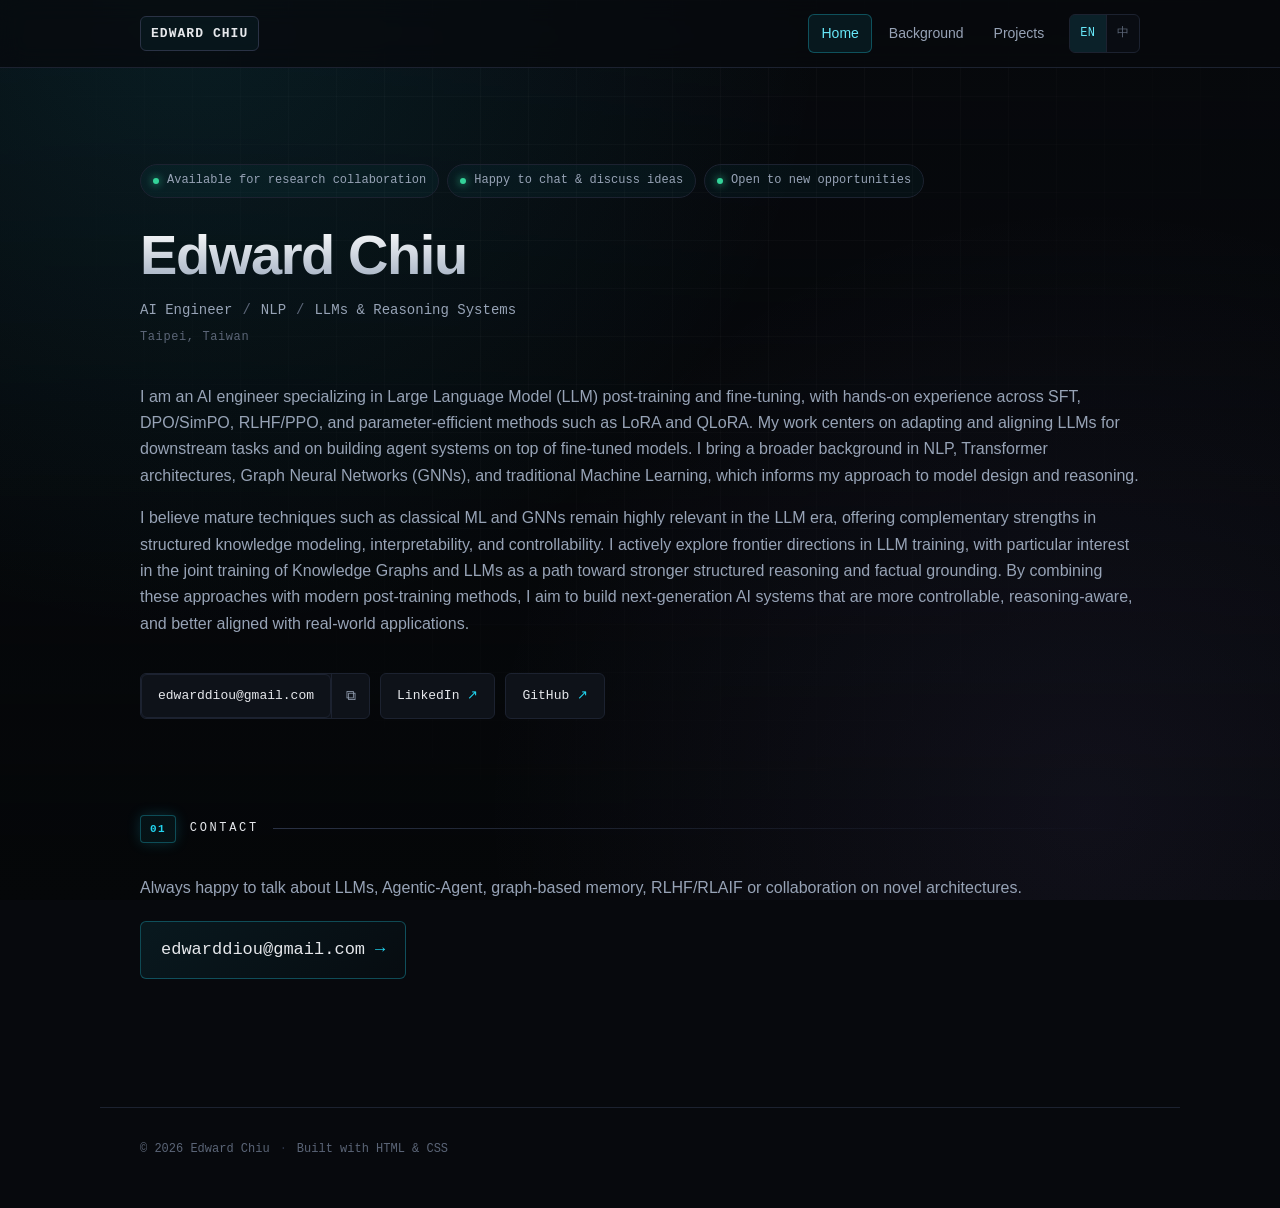
<file: index.html>
<!DOCTYPE html>
<html lang="en">
<head>
  <meta charset="UTF-8">
  <meta name="viewport" content="width=device-width, initial-scale=1.0">
  <title data-en="Edward Chiu — AI / NLP Engineer" data-zh="Edward Chiu — AI／NLP 工程師">Edward Chiu — AI / NLP Engineer</title>
  <meta name="description" content="Edward Chiu is an AI engineer in Taipei specializing in NLP, LLMs, GNNs, and reasoning-aware systems.">
  <meta name="author" content="Edward Chiu">
  <meta property="og:title" content="Edward Chiu — AI / NLP Engineer">
  <meta property="og:description" content="AI engineer in Taipei specializing in NLP, LLMs, GNNs, and reasoning-aware systems.">
  <meta property="og:type" content="website">
  <link rel="stylesheet" href="styles.css?v=5">
  <script src="lang.js?v=1"></script>
  <script data-goatcounter="https://edwarddiou.goatcounter.com/count"
          async src="//gc.zgo.at/count.js"></script>
</head>
<body>
  <div class="bg-grid" aria-hidden="true"></div>

  <header class="topnav">
    <div class="topnav-inner">
      <a class="topnav-brand" href="index.html">EDWARD CHIU</a>
      <nav class="topnav-links" aria-label="Primary">
        <a class="nav-item" href="index.html" aria-current="page">
          <span class="nav-en">Home</span>
          <span class="nav-zh">首頁</span>
        </a>
        <a class="nav-item" href="experience.html">
          <span class="nav-en">Background</span>
          <span class="nav-zh">經歷</span>
        </a>
        <a class="nav-item" href="projects.html">
          <span class="nav-en">Projects</span>
          <span class="nav-zh">專案</span>
        </a>
        <div class="lang-switch" role="group" aria-label="Language">
          <button type="button" class="lang-switch-btn" data-lang-set="en" aria-label="Switch to English">EN</button>
          <button type="button" class="lang-switch-btn" data-lang-set="zh" aria-label="切換為中文">中</button>
        </div>
      </nav>
    </div>
  </header>

  <main>
    <!-- ───── HERO ───── -->
    <section class="hero">
      <div class="status-list">
        <div class="status">
          <span class="dot"></span>
          <span class="l-en">Available for research collaboration</span>
          <span class="l-zh">開放研究合作</span>
        </div>
        <div class="status">
          <span class="dot"></span>
          <span class="l-en">Happy to chat &amp; discuss ideas</span>
          <span class="l-zh">歡迎交流與討論想法</span>
        </div>
        <div class="status">
          <span class="dot"></span>
          <span class="l-en">Open to new opportunities</span>
          <span class="l-zh">尋求新機會中</span>
        </div>
      </div>

      <h1>Edward Chiu</h1>
      <p class="tagline">
        <span class="l-en">AI Engineer</span>
        <span class="l-zh">AI 工程師</span>
        <span class="sep">/</span>
        <span>NLP</span>
        <span class="sep">/</span>
        <span class="l-en">LLMs &amp; Reasoning Systems</span>
        <span class="l-zh">LLM 與推理系統</span>
      </p>
      <p class="location">
        <span class="l-en">Taipei, Taiwan</span>
        <span class="l-zh">台灣 · 台北</span>
      </p>

      <div class="bio">
        <p class="l-en">
          I am an AI engineer specializing in Large Language Model (LLM) post-training and fine-tuning, with hands-on
          experience across SFT, DPO/SimPO, RLHF/PPO, and parameter-efficient methods such as LoRA and QLoRA.
          My work centers on adapting and aligning LLMs for downstream tasks and on building agent systems on top
          of fine-tuned models. I bring a broader background in NLP, Transformer architectures, Graph Neural Networks
          (GNNs), and traditional Machine Learning, which informs my approach to model design and reasoning.
        </p>
        <p class="l-en">
          I believe mature techniques such as classical ML and GNNs remain highly relevant in the LLM era, offering
          complementary strengths in structured knowledge modeling, interpretability, and controllability. I actively explore
          frontier directions in LLM training, with particular interest in the joint training of Knowledge Graphs and LLMs as
          a path toward stronger structured reasoning and factual grounding. By combining these approaches with modern
          post-training methods, I aim to build next-generation AI systems that are more controllable, reasoning-aware, and
          better aligned with real-world applications.
        </p>

        <p class="l-zh">
          我是一名 AI 工程師，專注在大型語言模型（LLM）的 post-training 與微調，
          實務經驗涵蓋 SFT、DPO/SimPO、RLHF/PPO，以及 LoRA、QLoRA 這類 parameter-efficient 方法。
          工作重心放在把 LLM 對應到下游任務做適配與對齊，並在微調後的模型上構建 agent 系統。
          NLP、Transformer 架構、Graph Neural Networks（GNNs）、以及傳統機器學習也是我的底子，
          這些背景決定了我看待模型設計與推理問題的方式。
        </p>
        <p class="l-zh">
          我認為傳統 ML 與 GNN 這類成熟技術在 LLM 時代仍然非常相關 ——
          它們在結構化知識建模、可解釋性與可控性上提供 LLM 缺乏的互補能力。
          我在 LLM 訓練的前沿方向上持續探索，特別關注<strong>知識圖譜與 LLM 聯合訓練</strong>
          這條路徑，把它當成往更強的結構化推理與事實對齊邁進的方向。
          目標是把這些方法跟現代 post-training 結合，
          做出更可控、更具推理意識、更貼近真實應用的下一代 AI 系統。
        </p>
      </div>

      <nav class="links" aria-label="Contact links">
        <div class="email-pill">
          <a class="email-addr" href="mailto:edwarddiou@gmail.com">edwarddiou@gmail.com</a>
          <button class="email-copy" type="button" data-copy="edwarddiou@gmail.com" aria-label="Copy email address">
            <span class="copy-icon" aria-hidden="true">⧉</span>
            <span class="copy-done" aria-hidden="true">✓</span>
          </button>
        </div>
        <a href="https://linkedin.com/in/edward-chiu-a3315b177" target="_blank" rel="noopener">
          <span class="link-label">LinkedIn</span>
          <span class="link-arrow">↗</span>
        </a>
        <a href="https://github.com/edwarddiou" target="_blank" rel="noopener">
          <span class="link-label">GitHub</span>
          <span class="link-arrow">↗</span>
        </a>
      </nav>
    </section>

    <!-- ───── CONTACT ───── -->
    <section id="contact" class="contact">
      <h2>
        <span class="h2-marker"></span>
        <span class="l-en">Contact</span>
        <span class="l-zh">聯絡</span>
      </h2>
      <p class="contact-line l-en">
        Always happy to talk about <span class="nobr">LLMs</span>, <span class="nobr">Agentic-Agent</span>, <span class="nobr">graph-based memory</span>, <span class="nobr">RLHF/RLAIF</span> or collaboration on novel architectures.
      </p>
      <p class="contact-line l-zh">
        歡迎聊聊 <span class="nobr">LLMs</span>、<span class="nobr">Agentic-Agent</span>、<span class="nobr">graph-based memory</span>、<span class="nobr">RLHF/RLAIF</span>，或在新型架構上的合作。
      </p>
      <a class="contact-cta" href="mailto:edwarddiou@gmail.com">
        edwarddiou@gmail.com<span class="link-arrow">→</span>
      </a>
    </section>
  </main>

  <footer>
    <span>© 2026 Edward Chiu</span>
    <span class="footer-sep">·</span>
    <span class="l-en">Built with HTML &amp; CSS</span>
    <span class="l-zh">純 HTML &amp; CSS 打造</span>
  </footer>

  <script>
    document.querySelectorAll('.email-copy').forEach(btn => {
      btn.addEventListener('click', async () => {
        const text = btn.dataset.copy;
        try {
          await navigator.clipboard.writeText(text);
        } catch {
          const r = document.createRange();
          const tmp = document.createElement('span');
          tmp.textContent = text;
          document.body.appendChild(tmp);
          r.selectNodeContents(tmp);
          const sel = window.getSelection();
          sel.removeAllRanges();
          sel.addRange(r);
          document.execCommand('copy');
          sel.removeAllRanges();
          document.body.removeChild(tmp);
        }
        btn.classList.add('copied');
        setTimeout(() => btn.classList.remove('copied'), 1500);
      });
    });
  </script>
</body>
</html>
</file>
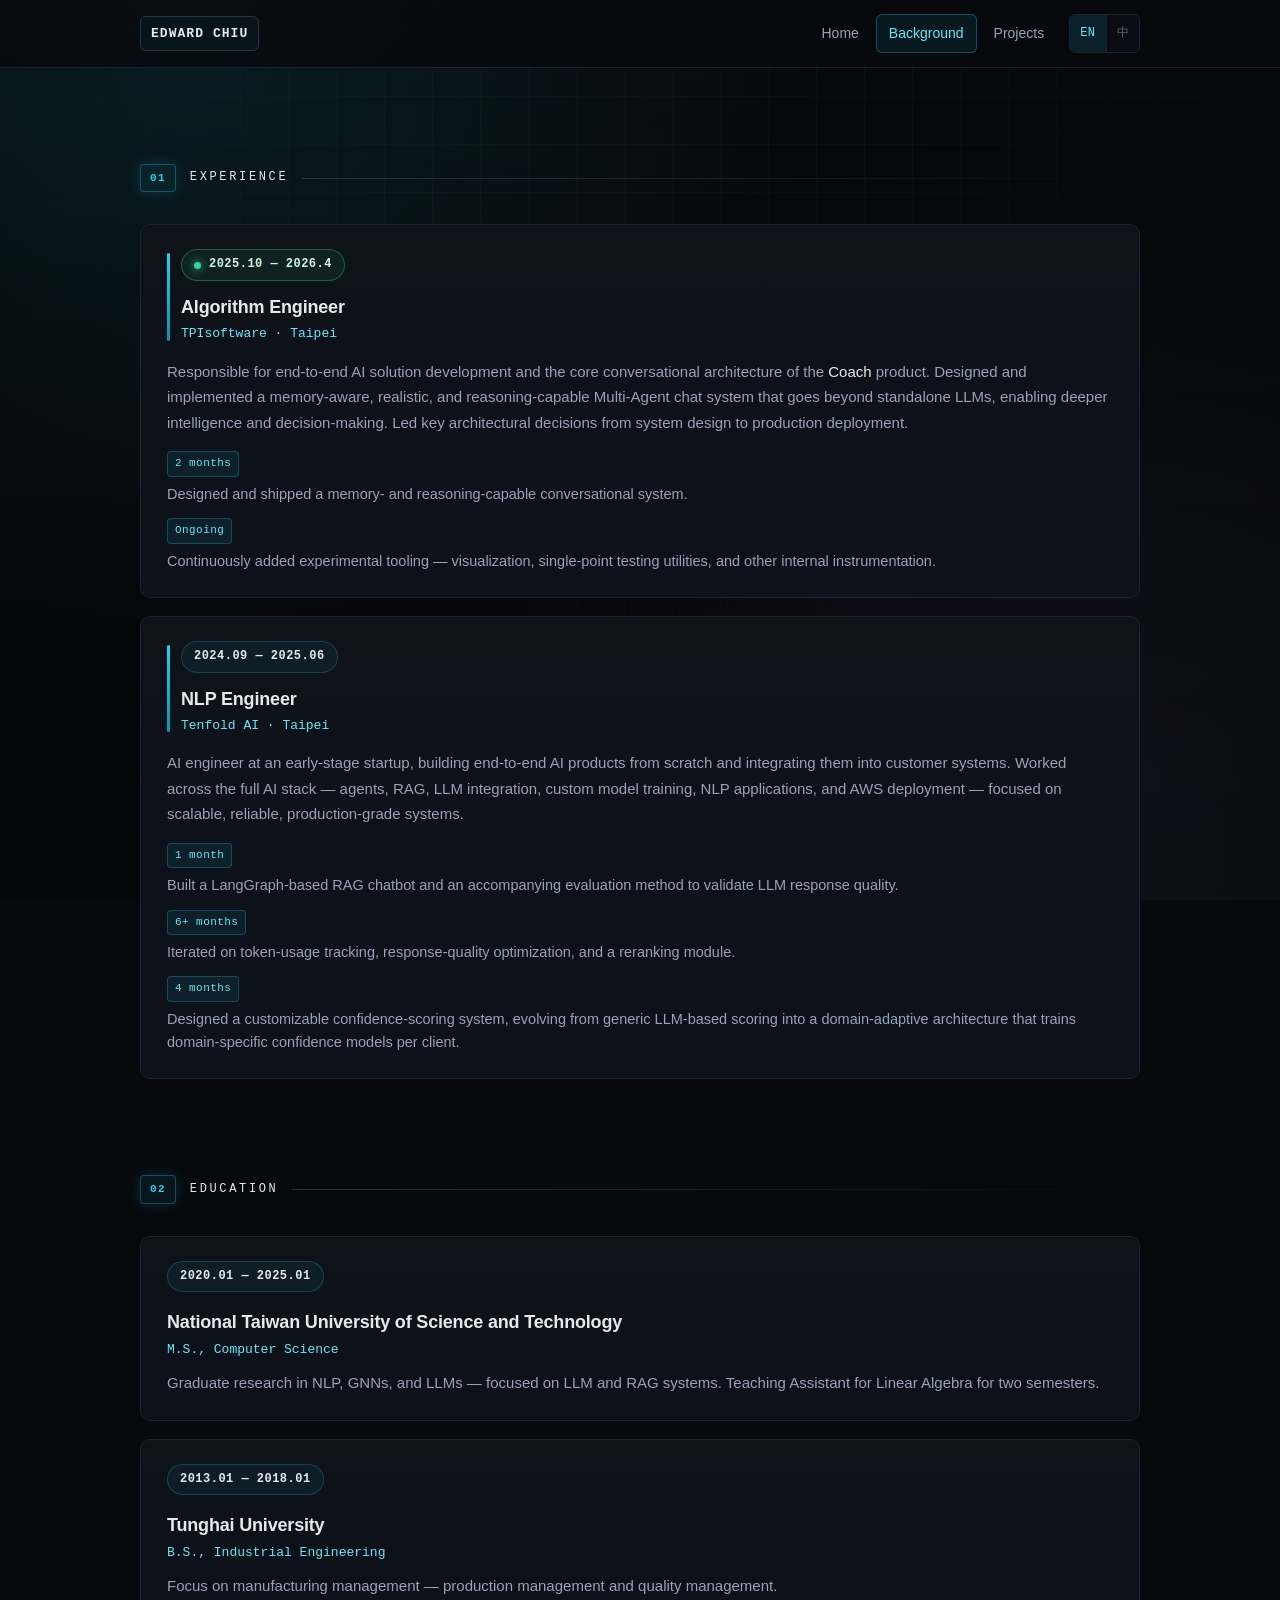
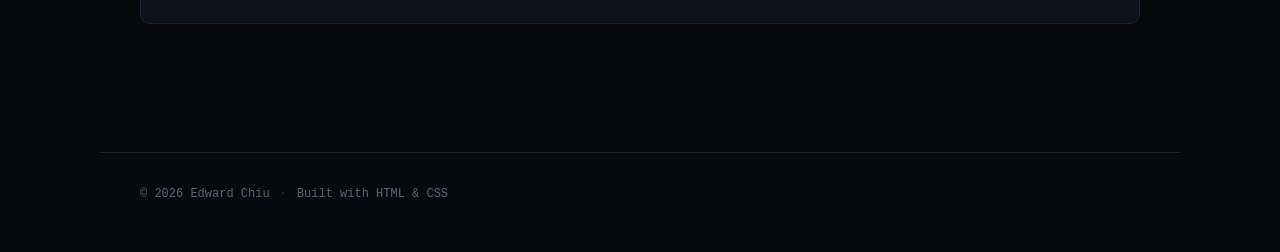
<file: experience.html>
<!DOCTYPE html>
<html lang="en">
<head>
  <meta charset="UTF-8">
  <meta name="viewport" content="width=device-width, initial-scale=1.0">
  <title data-en="Background — Edward Chiu" data-zh="經歷 — Edward Chiu">Background — Edward Chiu</title>
  <meta name="description" content="Edward Chiu's professional and academic background — Algorithm Engineer at TPIsoftware, NLP Engineer at Tenfold AI, M.S. from NTUST.">
  <meta name="author" content="Edward Chiu">
  <link rel="stylesheet" href="styles.css?v=5">
  <script src="lang.js?v=1"></script>
  <script data-goatcounter="https://edwarddiou.goatcounter.com/count"
          async src="//gc.zgo.at/count.js"></script>
</head>
<body>
  <div class="bg-grid" aria-hidden="true"></div>

  <header class="topnav">
    <div class="topnav-inner">
      <a class="topnav-brand" href="index.html">EDWARD CHIU</a>
      <nav class="topnav-links" aria-label="Primary">
        <a class="nav-item" href="index.html">
          <span class="nav-en">Home</span>
          <span class="nav-zh">首頁</span>
        </a>
        <a class="nav-item" href="experience.html" aria-current="page">
          <span class="nav-en">Background</span>
          <span class="nav-zh">經歷</span>
        </a>
        <a class="nav-item" href="projects.html">
          <span class="nav-en">Projects</span>
          <span class="nav-zh">專案</span>
        </a>
        <div class="lang-switch" role="group" aria-label="Language">
          <button type="button" class="lang-switch-btn" data-lang-set="en" aria-label="Switch to English">EN</button>
          <button type="button" class="lang-switch-btn" data-lang-set="zh" aria-label="切換為中文">中</button>
        </div>
      </nav>
    </div>
  </header>

  <main>
    <section id="experience">
      <h2>
        <span class="h2-marker"></span>
        <span class="l-en">Experience</span>
        <span class="l-zh">工作經歷</span>
      </h2>

      <article class="card">
        <header class="card-head">
          <div class="card-meta is-ongoing">2025.10 — 2026.4</div>
          <h3 class="l-en">Algorithm Engineer</h3>
          <h3 class="l-zh">演算法工程師</h3>
          <div class="card-company l-en">TPIsoftware · Taipei</div>
          <div class="card-company l-zh">TPIsoftware · 台北</div>
        </header>
        <p class="l-en">
          Responsible for end-to-end AI solution development and the core conversational
          architecture of the <em>Coach</em> product. Designed and implemented a
          memory-aware, realistic, and reasoning-capable Multi-Agent chat system that goes
          beyond standalone LLMs, enabling deeper intelligence and decision-making. Led
          key architectural decisions from system design to production deployment.
        </p>
        <p class="l-zh">
          負責端到端的 AI 解決方案開發，以及 <em>Coach</em> 產品的核心對話架構。
          設計並實作一個具備記憶能力、擬真度高、能進行推理的 Multi-Agent 對話系統 ——
          跳脫單一 LLM 的能力上限，往更深層的智能與決策推進。
          從系統設計到正式部署，主導關鍵的架構決策。
        </p>
        <ul class="bullets">
          <li>
            <span class="bullet-tag l-en">2 months</span>
            <span class="bullet-tag l-zh">兩個月</span>
            <span class="l-en">Designed and shipped a memory- and reasoning-capable conversational system.</span>
            <span class="l-zh">設計並上線具備記憶與推理能力的對話系統。</span>
          </li>
          <li>
            <span class="bullet-tag l-en">Ongoing</span>
            <span class="bullet-tag l-zh">持續進行</span>
            <span class="l-en">Continuously added experimental tooling — visualization, single-point testing
            utilities, and other internal instrumentation.</span>
            <span class="l-zh">持續補上實驗用工具 —— 視覺化、單點測試工具、以及其他內部 instrumentation。</span>
          </li>
        </ul>
      </article>

      <article class="card">
        <header class="card-head">
          <div class="card-meta">2024.09 — 2025.06</div>
          <h3 class="l-en">NLP Engineer</h3>
          <h3 class="l-zh">NLP 工程師</h3>
          <div class="card-company l-en">Tenfold AI · Taipei</div>
          <div class="card-company l-zh">Tenfold AI · 台北</div>
        </header>
        <p class="l-en">
          AI engineer at an early-stage startup, building end-to-end AI products from
          scratch and integrating them into customer systems. Worked across the full AI
          stack — agents, RAG, LLM integration, custom model training, NLP applications,
          and AWS deployment — focused on scalable, reliable, production-grade systems.
        </p>
        <p class="l-zh">
          早期新創的 AI 工程師，從零打造端到端 AI 產品並整合進客戶系統。
          工作橫跨整個 AI 技術棧 —— Agent、RAG、LLM 整合、自訂模型訓練、NLP 應用、AWS 部署 ——
          目標是可擴展、可靠、能正式上線的系統。
        </p>
        <ul class="bullets">
          <li>
            <span class="bullet-tag l-en">1 month</span>
            <span class="bullet-tag l-zh">一個月</span>
            <span class="l-en">Built a LangGraph-based RAG chatbot and an accompanying evaluation method to
            validate LLM response quality.</span>
            <span class="l-zh">用 LangGraph 打造 RAG chatbot，並設計配套的評估方法驗證 LLM 回答品質。</span>
          </li>
          <li>
            <span class="bullet-tag l-en">6+ months</span>
            <span class="bullet-tag l-zh">六個月以上</span>
            <span class="l-en">Iterated on token-usage tracking, response-quality optimization, and a
            reranking module.</span>
            <span class="l-zh">持續迭代 token 用量追蹤、回答品質優化，以及 reranking 模組。</span>
          </li>
          <li>
            <span class="bullet-tag l-en">4 months</span>
            <span class="bullet-tag l-zh">四個月</span>
            <span class="l-en">Designed a customizable confidence-scoring system, evolving from generic
            LLM-based scoring into a domain-adaptive architecture that trains
            domain-specific confidence models per client.</span>
            <span class="l-zh">設計可客製化的信心程度評分系統，從通用 LLM 評分演進到能依客戶領域訓練專屬信心模型的架構。</span>
          </li>
        </ul>
      </article>
    </section>

    <section id="education">
      <h2>
        <span class="h2-marker"></span>
        <span class="l-en">Education</span>
        <span class="l-zh">學歷</span>
      </h2>

      <article class="card edu">
        <div class="card-meta">2020.01 — 2025.01</div>
        <h3 class="l-en">National Taiwan University of Science and Technology</h3>
        <h3 class="l-zh">國立台灣科技大學</h3>
        <div class="card-company l-en">M.S., Computer Science</div>
        <div class="card-company l-zh">碩士 · 資訊工程</div>
        <p class="l-en">
          Graduate research in NLP, GNNs, and LLMs — focused on LLM and RAG systems.
          Teaching Assistant for Linear Algebra for two semesters.
        </p>
        <p class="l-zh">
          研究領域為 NLP、GNN 與 LLM —— 主要做 LLM 與 RAG 系統相關研究。
          擔任線性代數課程助教兩學期。
        </p>
      </article>

      <article class="card edu">
        <div class="card-meta">2013.01 — 2018.01</div>
        <h3 class="l-en">Tunghai University</h3>
        <h3 class="l-zh">東海大學</h3>
        <div class="card-company l-en">B.S., Industrial Engineering</div>
        <div class="card-company l-zh">學士 · 工業工程與經營資訊</div>
        <p class="l-en">
          Focus on manufacturing management — production management and quality
          management.
        </p>
        <p class="l-zh">
          專業領域為製造管理 —— 生產管理與品質管理。
        </p>
      </article>
    </section>
  </main>

  <footer>
    <span>© 2026 Edward Chiu</span>
    <span class="footer-sep">·</span>
    <span class="l-en">Built with HTML &amp; CSS</span>
    <span class="l-zh">純 HTML &amp; CSS 打造</span>
  </footer>
</body>
</html>
</file>
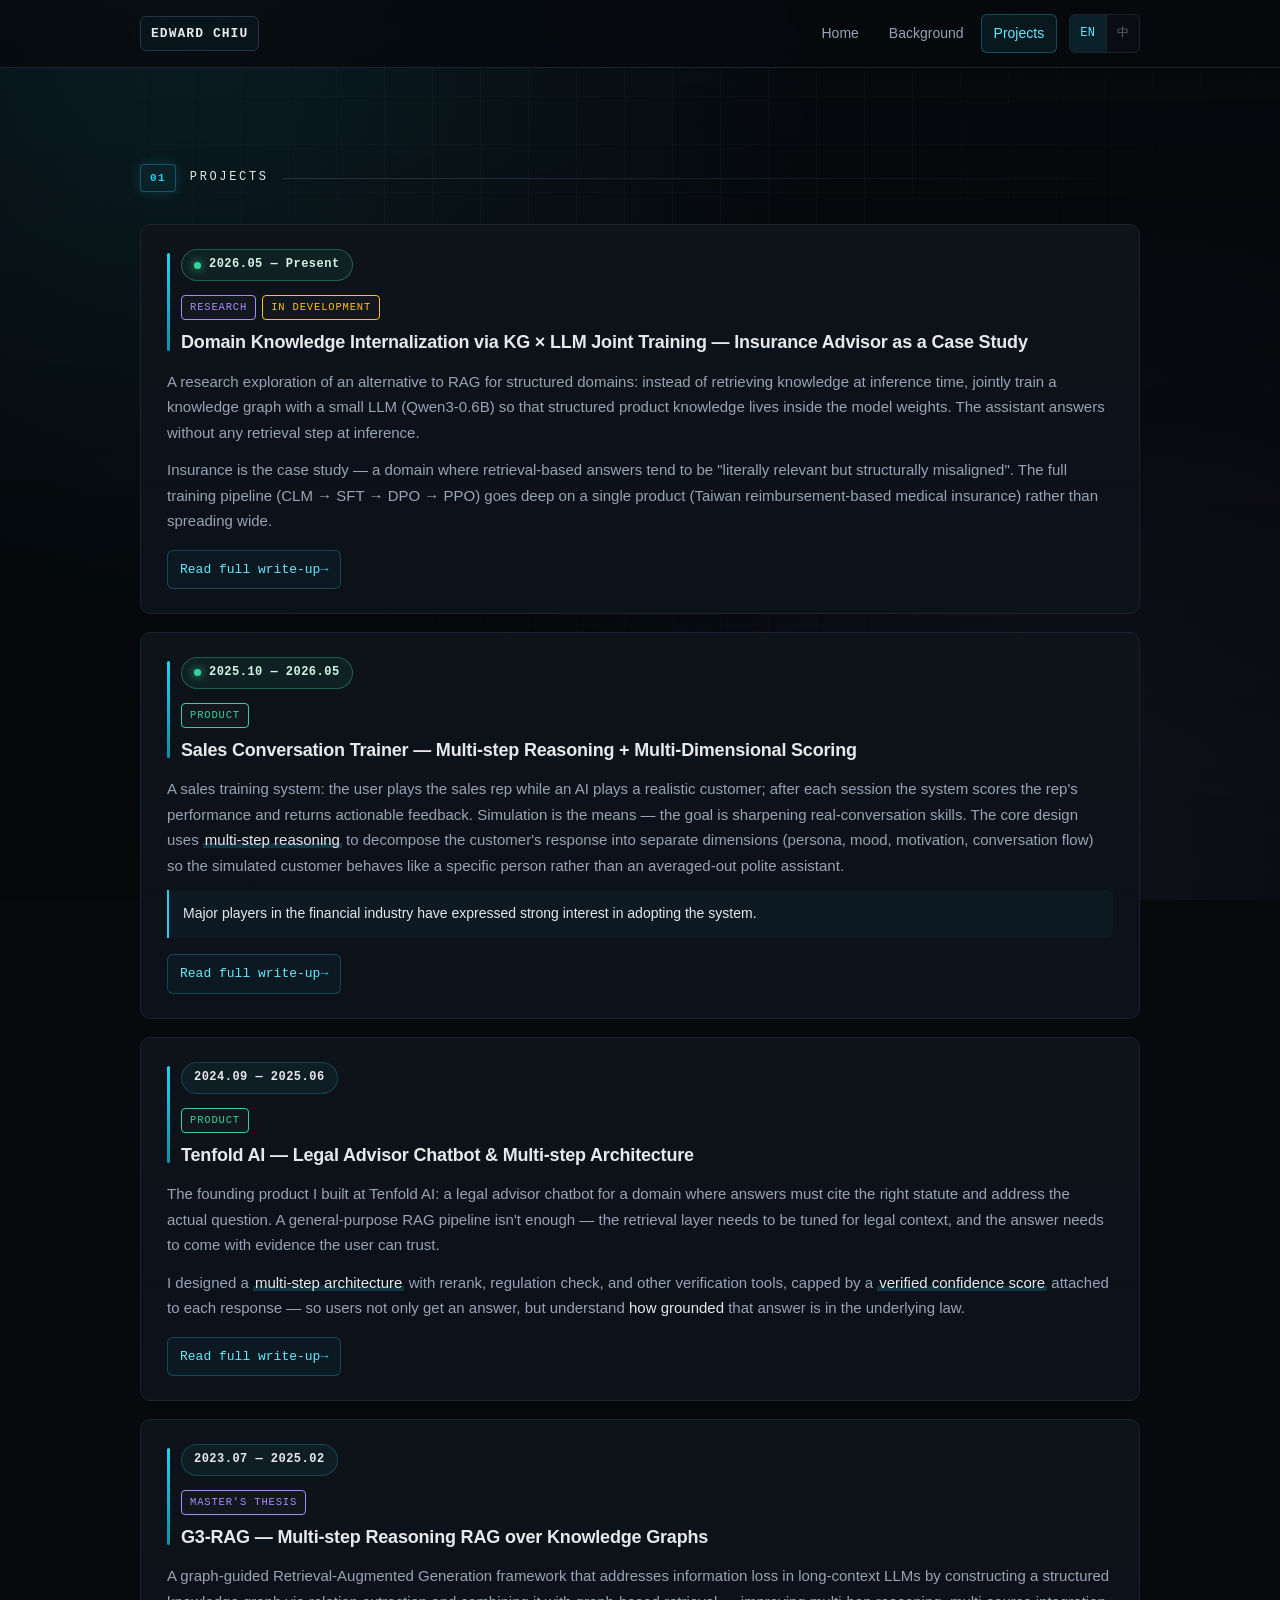
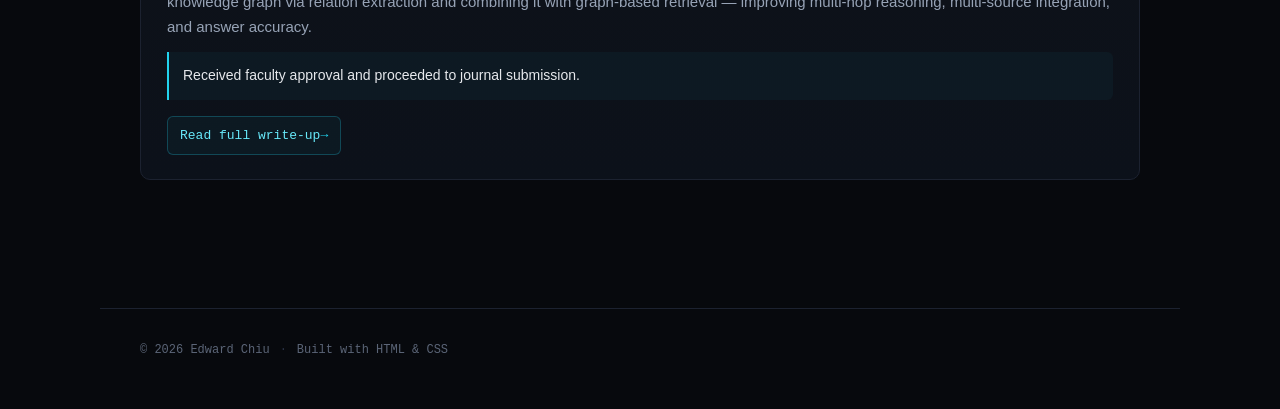
<file: projects.html>
<!DOCTYPE html>
<html lang="en">
<head>
  <meta charset="UTF-8">
  <meta name="viewport" content="width=device-width, initial-scale=1.0">
  <title data-en="Projects — Edward Chiu" data-zh="專案 — Edward Chiu">Projects — Edward Chiu</title>
  <meta name="description" content="Edward Chiu's projects — LLM training, knowledge graph integration, multi-agent systems, and RAG research.">
  <meta name="author" content="Edward Chiu">
  <link rel="stylesheet" href="styles.css?v=5">
  <script src="lang.js?v=1"></script>
  <script data-goatcounter="https://edwarddiou.goatcounter.com/count"
          async src="//gc.zgo.at/count.js"></script>
</head>
<body>
  <div class="bg-grid" aria-hidden="true"></div>

  <header class="topnav">
    <div class="topnav-inner">
      <a class="topnav-brand" href="index.html">EDWARD CHIU</a>
      <nav class="topnav-links" aria-label="Primary">
        <a class="nav-item" href="index.html">
          <span class="nav-en">Home</span>
          <span class="nav-zh">首頁</span>
        </a>
        <a class="nav-item" href="experience.html">
          <span class="nav-en">Background</span>
          <span class="nav-zh">經歷</span>
        </a>
        <a class="nav-item" href="projects.html" aria-current="page">
          <span class="nav-en">Projects</span>
          <span class="nav-zh">專案</span>
        </a>
        <div class="lang-switch" role="group" aria-label="Language">
          <button type="button" class="lang-switch-btn" data-lang-set="en" aria-label="Switch to English">EN</button>
          <button type="button" class="lang-switch-btn" data-lang-set="zh" aria-label="切換為中文">中</button>
        </div>
      </nav>
    </div>
  </header>

  <main>
    <section id="projects">
      <h2>
        <span class="h2-marker"></span>
        <span class="l-en">Projects</span>
        <span class="l-zh">專案</span>
      </h2>

      <article class="card project">
        <header class="card-head">
          <div class="card-meta is-ongoing">
            <span class="l-en">2026.05 — Present</span>
            <span class="l-zh">2026.05 — 進行中</span>
          </div>
          <div class="tags">
            <span class="tag tag-research l-en">Research</span>
            <span class="tag tag-research l-zh">研究</span>
            <span class="tag tag-dev l-en">In Development</span>
            <span class="tag tag-dev l-zh">開發中</span>
          </div>
          <h3 class="l-en">Domain Knowledge Internalization via KG × LLM Joint Training — Insurance Advisor as a Case Study</h3>
          <h3 class="l-zh">領域知識內化 —— KG × LLM 聯合訓練 · 以保險顧問為案例</h3>
        </header>
        <p class="l-en">
          A research exploration of an alternative to RAG for structured domains: instead
          of retrieving knowledge at inference time, jointly train a knowledge graph with
          a small LLM (Qwen3-0.6B) so that structured product knowledge lives inside the
          model weights. The assistant answers without any retrieval step at inference.
        </p>
        <p class="l-en">
          Insurance is the case study — a domain where retrieval-based answers tend to
          be "literally relevant but structurally misaligned". The full training pipeline
          (CLM → SFT → DPO → PPO) goes deep on a single product
          (Taiwan reimbursement-based medical insurance) rather than spreading wide.
        </p>
        <p class="l-zh">
          一個針對強結構領域的 RAG 替代方案研究：不在 inference 時做檢索，
          而是把知識圖譜跟小型 LLM（Qwen3-0.6B）聯合訓練，
          讓結構化的商品知識直接住在模型權重裡 ——
          推論時不再有 retrieval 環節。
        </p>
        <p class="l-zh">
          以保險為案例 —— 這是一個 retrieval-based 答案常常「字面相關但結構錯位」的領域。
          完整訓練線（CLM → SFT → DPO → PPO）針對單一商品（台灣實支實付醫療險）做深度，
          而不是橫向覆蓋。
        </p>
        <a class="read-more" href="projects/insurance-advisor/index.html">
          <span class="l-en">Read full write-up<span class="link-arrow">→</span></span>
          <span class="l-zh">閱讀完整介紹<span class="link-arrow">→</span></span>
        </a>
      </article>

      <article class="card project">
        <header class="card-head">
          <div class="card-meta is-ongoing">
            <span class="l-en">2025.10 — 2026.05</span>
            <span class="l-zh">2025.10 — 2026.05</span>
          </div>
          <div class="tags">
            <span class="tag tag-product l-en">Product</span>
            <span class="tag tag-product l-zh">產品</span>
          </div>
          <h3 class="l-en">Sales Conversation Trainer — Multi-step Reasoning + Multi-Dimensional Scoring</h3>
          <h3 class="l-zh">業務AI陪練系統 —— 多步推理 + 多維度評分</h3>
        </header>
        <p class="l-en">
          A sales training system: the user plays the sales rep while an AI plays a
          realistic customer; after each session the system scores the rep's
          performance and returns actionable feedback. Simulation is the means —
          the goal is sharpening real-conversation skills. The core design uses
          <strong>multi-step reasoning</strong> to decompose the customer's response
          into separate dimensions (persona, mood, motivation, conversation flow)
          so the simulated customer behaves like a specific person rather than an
          averaged-out polite assistant.
        </p>
        <p class="callout l-en">
          Major players in the financial industry have expressed strong interest in adopting the system.
        </p>
        <p class="l-zh">
          一個業務訓練系統：使用者扮演業務，AI 扮演擬真的顧客；
          每場對話結束後，系統會對業務的表現評分並回饋具體可改進的方向。
          模擬只是手段，磨練業務的真實對話能力才是目的。
          核心設計用<strong>多步推理</strong>把顧客的回應拆成不同維度
          （persona、情緒、動機、對話流程），
          讓模擬出來的顧客像「某個具體的人」，而不是一個被平均化的禮貌助理。
        </p>
        <p class="callout l-zh">
          金融產業多個主要業者已對採用本系統表達高度興趣。
        </p>
        <a class="read-more" href="projects/ai_customer_simulator/index.html">
          <span class="l-en">Read full write-up<span class="link-arrow">→</span></span>
          <span class="l-zh">閱讀完整介紹<span class="link-arrow">→</span></span>
        </a>
      </article>

      <article class="card project">
        <header class="card-head">
          <div class="card-meta">2024.09 — 2025.06</div>
          <div class="tags">
            <span class="tag tag-product l-en">Product</span>
            <span class="tag tag-product l-zh">產品</span>
          </div>
          <h3 class="l-en">Tenfold AI — Legal Advisor Chatbot &amp; Multi-step Architecture</h3>
          <h3 class="l-zh">Tenfold AI —— 法律顧問 Chatbot 與多步驟架構</h3>
        </header>
        <p class="l-en">
          The founding product I built at Tenfold AI: a legal advisor chatbot for a
          domain where answers must cite the right statute and address the actual
          question. A general-purpose RAG pipeline isn't enough — the retrieval layer
          needs to be tuned for legal context, and the answer needs to come with
          evidence the user can trust.
        </p>
        <p class="l-en">
          I designed a <strong>multi-step architecture</strong> with rerank, regulation
          check, and other verification tools, capped by a <strong>verified confidence
          score</strong> attached to each response — so users not only get an answer,
          but understand <em>how grounded</em> that answer is in the underlying law.
        </p>
        <p class="l-zh">
          我在 Tenfold AI 打造的最一開始產品：一款法律顧問 Chatbot ——
          法律是一個答案必須引到正確條文、必須對應到使用者實際問題的領域。
          通用 RAG pipeline 在這場景不夠用 ——
          retrieval 要為法律情境調過，回答還要附上使用者信得過的依據。
        </p>
        <p class="l-zh">
          我設計了一條<strong>多步驟架構</strong>，搭配 rerank、法規檢查等驗證工具，
          每個回答還會附上<strong>經過驗證的信心程度</strong> ——
          讓使用者拿到的不只是答案，還包含<em>這個答案在底層法條上站得有多穩</em>。
        </p>
        <a class="read-more" href="projects/tenfold/index.html">
          <span class="l-en">Read full write-up<span class="link-arrow">→</span></span>
          <span class="l-zh">閱讀完整介紹<span class="link-arrow">→</span></span>
        </a>
      </article>

      <article class="card project">
        <header class="card-head">
          <div class="card-meta">2023.07 — 2025.02</div>
          <div class="tags">
            <span class="tag tag-research l-en">Master's Thesis</span>
            <span class="tag tag-research l-zh">碩士論文</span>
          </div>
          <h3 class="l-en">G3-RAG — Multi-step Reasoning RAG over Knowledge Graphs</h3>
          <h3 class="l-zh">G3-RAG —— 基於知識圖譜的多步推理 RAG</h3>
        </header>
        <p class="l-en">
          A graph-guided Retrieval-Augmented Generation framework that addresses
          information loss in long-context LLMs by constructing a structured knowledge
          graph via relation extraction and combining it with graph-based retrieval —
          improving multi-hop reasoning, multi-source integration, and answer accuracy.
        </p>
        <p class="callout l-en">
          Received faculty approval and proceeded to journal submission.
        </p>
        <p class="l-zh">
          一個以知識圖譜為導向的 Retrieval-Augmented Generation 框架，
          針對長文本下 LLM 的資訊遺失問題 ——
          透過關係抽取建構結構化知識圖譜，
          結合圖檢索方法，提升多跳推理、多源知識整合與回答準確度。
        </p>
        <p class="callout l-zh">
          通過口試，期刊投稿中。
        </p>
        <a class="read-more" href="projects/G3_rag/index.html">
          <span class="l-en">Read full write-up<span class="link-arrow">→</span></span>
          <span class="l-zh">閱讀完整介紹<span class="link-arrow">→</span></span>
        </a>
      </article>
    </section>
  </main>

  <footer>
    <span>© 2026 Edward Chiu</span>
    <span class="footer-sep">·</span>
    <span class="l-en">Built with HTML &amp; CSS</span>
    <span class="l-zh">純 HTML &amp; CSS 打造</span>
  </footer>
</body>
</html>
</file>
<file: styles.css>
/* ──────────────────────────────────────────
   Edward Chiu — personal site
   Modern dark tech aesthetic
   ────────────────────────────────────────── */

:root {
  /* Surface */
  --bg:           #07090d;
  --bg-elev:      #0e1219;
  --bg-elev-2:    #131826;
  --border:       #1c2230;
  --border-hi:    #2a3245;

  /* Text */
  --text:         #e6e8ec;
  --text-dim:     #97a3b6;
  --text-faint:   #5b6577;

  /* Accent — cyan w/ a hint of teal */
  --accent:       #22d3ee;
  --accent-soft:  #67e8f9;
  --accent-deep:  #0891b2;
  --accent-glow:  rgba(34, 211, 238, 0.18);

  /* Semantic tag colors */
  --tag-research: #a78bfa;   /* violet */
  --tag-product:  #34d399;   /* emerald */
  --tag-dev:      #fbbf24;   /* amber */

  /* Type */
  --mono: ui-monospace, "JetBrains Mono", "SF Mono", Menlo, Monaco,
          "Cascadia Mono", "Roboto Mono", Consolas, monospace;
  --sans: "Inter", -apple-system, BlinkMacSystemFont, "Segoe UI",
          Roboto, "Helvetica Neue", Arial, sans-serif;

  /* Layout */
  --radius:    10px;
  --radius-sm: 6px;
}

* { box-sizing: border-box; margin: 0; padding: 0; }

html { scroll-behavior: smooth; }

body {
  background: var(--bg);
  color: var(--text);
  font-family: var(--sans);
  font-size: 16px;
  line-height: 1.65;
  font-weight: 400;
  -webkit-font-smoothing: antialiased;
  -moz-osx-font-smoothing: grayscale;
  min-height: 100vh;
  overflow-x: hidden;
  position: relative;
}

/* Subtle ambient gradient + grid */
.bg-grid {
  position: fixed;
  inset: 0;
  pointer-events: none;
  z-index: -1;
  background:
    radial-gradient(circle at 15% 0%,   rgba(34, 211, 238, 0.10), transparent 45%),
    radial-gradient(circle at 85% 90%,  rgba(167, 139, 250, 0.07), transparent 45%),
    linear-gradient(180deg, transparent 0%, #050709 100%);
}
.bg-grid::after {
  content: "";
  position: absolute;
  inset: 0;
  background-image:
    linear-gradient(rgba(255,255,255,0.025) 1px, transparent 1px),
    linear-gradient(90deg, rgba(255,255,255,0.025) 1px, transparent 1px);
  background-size: 48px 48px;
  mask-image: radial-gradient(ellipse at top, #000 30%, transparent 75%);
  -webkit-mask-image: radial-gradient(ellipse at top, #000 30%, transparent 75%);
}

main {
  max-width: 1080px;
  margin: 0 auto;
  padding: 96px 40px 64px;
  counter-reset: section;
}

section:not(.hero) { counter-increment: section; }

section + section { margin-top: 96px; }

/* ───── Headings ───── */
h1 {
  font-size: clamp(40px, 6vw, 56px);
  font-weight: 700;
  letter-spacing: -0.025em;
  line-height: 1.05;
  background: linear-gradient(180deg, #ffffff 0%, #94a3b8 110%);
  -webkit-background-clip: text;
          background-clip: text;
  -webkit-text-fill-color: transparent;
  margin-bottom: 14px;
}

h2 {
  font-family: var(--mono);
  font-size: 12px;
  font-weight: 500;
  text-transform: uppercase;
  letter-spacing: 0.22em;
  color: var(--text);
  margin-bottom: 32px;
  display: flex;
  align-items: center;
  gap: 14px;
}
h2::before {
  content: counter(section, decimal-leading-zero);
  font-family: var(--mono);
  font-size: 11px;
  font-weight: 600;
  color: var(--accent);
  letter-spacing: 0.12em;
  background: rgba(34, 211, 238, 0.06);
  border: 1px solid rgba(34, 211, 238, 0.3);
  padding: 4px 9px;
  border-radius: 4px;
  flex-shrink: 0;
  box-shadow: 0 0 14px var(--accent-glow);
}
h2::after {
  content: "";
  flex: 1;
  height: 1px;
  background: linear-gradient(90deg, var(--border-hi) 0%, transparent 100%);
}
.h2-marker { display: none; }

h3 {
  font-size: 18px;
  font-weight: 600;
  letter-spacing: -0.01em;
  color: var(--text);
  line-height: 1.35;
}

/* ───── Hero ───── */
.hero { margin-bottom: 24px; }

.status-list {
  display: flex;
  flex-wrap: wrap;
  gap: 8px;
  margin-bottom: 28px;
}
.status {
  display: inline-flex;
  align-items: center;
  gap: 8px;
  font-family: var(--mono);
  font-size: 12px;
  color: var(--text-dim);
  padding: 6px 12px;
  border: 1px solid var(--border);
  border-radius: 999px;
  background: rgba(34, 211, 238, 0.04);
}
.status-list .status { margin: 0; }
.status .dot {
  width: 6px; height: 6px;
  background: #34d399;
  border-radius: 50%;
  box-shadow: 0 0 8px #34d399;
  animation: pulse 2.4s ease-in-out infinite;
}
@keyframes pulse {
  0%, 100% { opacity: 1; }
  50%      { opacity: 0.45; }
}

.tagline {
  font-family: var(--mono);
  font-size: 14px;
  color: var(--text-dim);
  margin-bottom: 6px;
  display: flex;
  flex-wrap: wrap;
  gap: 10px;
}
.tagline .sep { color: var(--text-faint); }

.location {
  font-family: var(--mono);
  font-size: 12px;
  color: var(--text-faint);
  margin-bottom: 36px;
  letter-spacing: 0.05em;
  display: flex;
  align-items: center;
  flex-wrap: wrap;
  gap: 10px;
}
.location-detail { color: var(--text-faint); }

.bio {
  margin-bottom: 36px;
  color: var(--text-dim);
}
.bio p + p { margin-top: 16px; }
.bio strong,
.card strong {
  color: var(--text);
  font-weight: 500;
  background: linear-gradient(180deg, transparent 70%, rgba(34, 211, 238, 0.18) 70%);
  padding: 0 2px;
}

/* ───── Hero links ───── */
.links {
  display: flex;
  flex-wrap: wrap;
  gap: 10px;
}
.links a {
  display: inline-flex;
  align-items: center;
  gap: 8px;
  padding: 10px 16px;
  font-family: var(--mono);
  font-size: 13px;
  color: var(--text);
  text-decoration: none;
  background: var(--bg-elev);
  border: 1px solid var(--border);
  border-radius: var(--radius-sm);
  transition: border-color 0.18s, background 0.18s, transform 0.18s;
}
.links a:hover {
  border-color: var(--accent);
  background: var(--bg-elev-2);
  color: var(--accent-soft);
}
.links a:hover .link-arrow { transform: translateX(2px); }
.link-arrow {
  color: var(--accent);
  transition: transform 0.18s;
}

/* ───── Email pill (selectable address + copy button) ───── */
.email-pill {
  display: inline-flex;
  align-items: stretch;
  background: var(--bg-elev);
  border: 1px solid var(--border);
  border-radius: var(--radius-sm);
  overflow: hidden;
  font-family: var(--mono);
  font-size: 13px;
  transition: border-color 0.18s, background 0.18s;
}
.email-pill:hover { border-color: var(--accent); }
.email-addr {
  padding: 10px 14px;
  color: var(--text);
  text-decoration: none;
  user-select: text;
  transition: color 0.18s;
}
.email-addr:hover { color: var(--accent-soft); }
.email-copy {
  display: inline-flex;
  align-items: center;
  justify-content: center;
  min-width: 38px;
  padding: 0 10px;
  background: transparent;
  border: none;
  border-left: 1px solid var(--border);
  color: var(--text-dim);
  font-family: inherit;
  font-size: 14px;
  cursor: pointer;
  transition: color 0.18s, background 0.18s;
}
.email-copy:hover {
  color: var(--accent);
  background: var(--bg-elev-2);
}
.email-copy .copy-done { display: none; color: var(--accent); }
.email-copy.copied .copy-icon { display: none; }
.email-copy.copied .copy-done { display: inline; }

/* ───── Cards ───── */
.card {
  background: linear-gradient(180deg, var(--bg-elev) 0%, #0c111a 100%);
  border: 1px solid var(--border);
  border-radius: var(--radius);
  padding: 24px 26px;
  position: relative;
  overflow: hidden;
  transition: border-color 0.25s, transform 0.25s, box-shadow 0.25s;
}
.card + .card { margin-top: 18px; }
.card:hover {
  border-color: var(--border-hi);
  transform: translateY(-2px);
  box-shadow: 0 18px 40px -20px rgba(0, 0, 0, 0.55);
}
.card:hover::before { opacity: 1; }
.card:hover::after  { opacity: 1; }
.card::before {
  content: "";
  position: absolute;
  left: 0; top: 18px; bottom: 18px;
  width: 2px;
  background: linear-gradient(180deg, var(--accent) 0%, transparent 100%);
  border-radius: 2px;
  opacity: 0;
  transition: opacity 0.25s;
}
.card::after {
  content: "";
  position: absolute;
  top: 0; right: 0;
  width: 140px; height: 140px;
  background: radial-gradient(circle at top right,
    rgba(34, 211, 238, 0.08) 0%, transparent 65%);
  pointer-events: none;
  opacity: 0;
  transition: opacity 0.3s;
}

.card-head {
  margin-bottom: 14px;
  position: relative;
  padding-left: 14px;
}
.card-head::before {
  content: "";
  position: absolute;
  left: 0;
  top: 4px;
  bottom: 4px;
  width: 3px;
  background: linear-gradient(180deg, var(--accent) 0%, var(--accent-deep) 100%);
  border-radius: 2px;
}

.card-meta {
  display: inline-flex;
  align-items: center;
  gap: 8px;
  font-family: var(--mono);
  font-size: 12px;
  font-weight: 600;
  color: var(--text);
  letter-spacing: 0.04em;
  background: rgba(34, 211, 238, 0.06);
  border: 1px solid rgba(34, 211, 238, 0.22);
  padding: 5px 12px;
  border-radius: 999px;
  margin-bottom: 14px;
  white-space: nowrap;
}
.card-meta.is-ongoing {
  background: rgba(52, 211, 153, 0.08);
  border-color: rgba(52, 211, 153, 0.35);
  color: #d0f5e3;
}
.card-meta.is-ongoing::before {
  content: "";
  width: 7px;
  height: 7px;
  background: #34d399;
  border-radius: 50%;
  box-shadow: 0 0 8px #34d399;
  animation: pulse 2.4s ease-in-out infinite;
  flex-shrink: 0;
}

.card-company {
  font-family: var(--mono);
  font-size: 13px;
  color: var(--accent-soft);
  margin-top: 4px;
}

.card p {
  color: var(--text-dim);
  font-size: 15px;
  line-height: 1.7;
}
.card p + p { margin-top: 12px; }
.card em {
  color: var(--text);
  font-style: normal;
  font-weight: 500;
}

/* Bullet lists */
.bullets {
  list-style: none;
  margin-top: 16px;
  display: flex;
  flex-direction: column;
  gap: 12px;
}
.bullets li {
  color: var(--text-dim);
  font-size: 14.5px;
  line-height: 1.6;
}
.bullet-tag {
  display: table;
  margin-bottom: 6px;
  font-family: var(--mono);
  font-size: 11px;
  letter-spacing: 0.04em;
  color: var(--accent-soft);
  background: rgba(34, 211, 238, 0.08);
  border: 1px solid rgba(34, 211, 238, 0.25);
  padding: 3px 7px;
  border-radius: 4px;
  text-align: center;
  white-space: nowrap;
}
.kg-note {
  display: inline-block;
  margin-top: 6px;
  padding: 6px 10px;
  font-size: 13.5px;
  font-style: normal;
  color: var(--text-dim);
  background: rgba(167, 139, 250, 0.06);
  border-left: 2px solid rgba(167, 139, 250, 0.45);
  border-radius: 0 4px 4px 0;
  line-height: 1.55;
}
.kg-note strong {
  color: var(--tag-research);
}

/* Tags */
.tags {
  display: flex;
  flex-wrap: wrap;
  gap: 6px;
  margin-bottom: 10px;
}
.tag {
  font-family: var(--mono);
  font-size: 10.5px;
  text-transform: uppercase;
  letter-spacing: 0.08em;
  padding: 3px 8px;
  border-radius: 4px;
  border: 1px solid currentColor;
  background: rgba(255,255,255,0.02);
}
.tag-research { color: var(--tag-research); }
.tag-product  { color: var(--tag-product);  }
.tag-dev      { color: var(--tag-dev);      }

/* Callout */
.callout {
  margin-top: 14px;
  padding: 12px 14px;
  border-left: 2px solid var(--accent);
  background: rgba(34, 211, 238, 0.04);
  border-radius: 0 var(--radius-sm) var(--radius-sm) 0;
  font-size: 14px !important;
  color: var(--text) !important;
}

/* Project card spacing tweak */
.project .card-head h3 { margin-top: 4px; }

/* Education card variation */
.edu h3 { margin-top: 4px; }
.edu p  { margin-top: 10px; }

/* ───── Read-more (project card → case study) ───── */
.read-more {
  display: inline-flex;
  align-items: center;
  gap: 8px;
  margin-top: 16px;
  font-family: var(--mono);
  font-size: 13px;
  color: var(--accent-soft);
  text-decoration: none;
  padding: 8px 12px;
  border: 1px solid rgba(34, 211, 238, 0.25);
  border-radius: var(--radius-sm);
  background: rgba(34, 211, 238, 0.04);
  transition: border-color 0.18s, background 0.18s, color 0.18s;
}
.read-more:hover {
  border-color: var(--accent);
  background: rgba(34, 211, 238, 0.10);
  color: var(--accent);
}
.read-more:hover .link-arrow { transform: translateX(2px); }

/* ───── Back link (case study pages) ───── */
.back-link {
  display: inline-flex;
  align-items: center;
  gap: 8px;
  font-family: var(--mono);
  font-size: 12px;
  color: var(--text-dim);
  text-decoration: none;
  margin-bottom: 36px;
  letter-spacing: 0.05em;
  transition: color 0.18s;
}
.back-link:hover { color: var(--accent-soft); }
.back-link .link-arrow {
  color: var(--accent);
  transition: transform 0.18s;
}
.back-link:hover .link-arrow { transform: translateX(-2px); }
.back-link-bottom { margin-top: 64px; margin-bottom: 0; }

/* ───── Inline code (used in case study pages) ───── */
code {
  font-family: var(--mono);
  font-size: 0.88em;
  color: var(--accent-soft);
  background: rgba(34, 211, 238, 0.06);
  border: 1px solid rgba(34, 211, 238, 0.18);
  padding: 1px 6px;
  border-radius: 4px;
}

/* ───── Project hero (case study pages) ───── */
.project-hero .tags { margin-bottom: 18px; }
.project-hero h1 {
  font-size: clamp(34px, 5vw, 46px);
}

/* ───── Contact ───── */
.contact-line {
  color: var(--text-dim);
  font-size: 16px;
  margin-bottom: 20px;
  text-wrap: pretty;
}
.contact-line .nobr { white-space: nowrap; }
.contact-cta {
  display: inline-flex;
  align-items: center;
  gap: 10px;
  font-family: var(--mono);
  font-size: 17px;
  color: var(--text);
  text-decoration: none;
  padding: 14px 20px;
  background: linear-gradient(135deg, rgba(34, 211, 238, 0.08), rgba(34, 211, 238, 0.02));
  border: 1px solid rgba(34, 211, 238, 0.3);
  border-radius: var(--radius-sm);
  transition: all 0.2s;
}
.contact-cta:hover {
  border-color: var(--accent);
  background: linear-gradient(135deg, rgba(34, 211, 238, 0.14), rgba(34, 211, 238, 0.04));
  color: var(--accent-soft);
}
.contact-cta:hover .link-arrow { transform: translateX(3px); }

/* ───── Footer ───── */
footer {
  max-width: 1080px;
  margin: 64px auto 0;
  padding: 32px 40px 48px;
  border-top: 1px solid var(--border);
  font-family: var(--mono);
  font-size: 12px;
  color: var(--text-faint);
  display: flex;
  gap: 10px;
  align-items: center;
}
.footer-sep { color: var(--border-hi); }

/* ──────────────────────────────────────────────
   Top navigation (sticky)
   ────────────────────────────────────────────── */
.topnav {
  position: sticky;
  top: 0;
  z-index: 100;
  background: rgba(7, 9, 13, 0.78);
  backdrop-filter: blur(12px);
  -webkit-backdrop-filter: blur(12px);
  border-bottom: 1px solid var(--border);
}
.topnav-inner {
  max-width: 1080px;
  margin: 0 auto;
  padding: 14px 40px;
  display: flex;
  align-items: center;
  justify-content: space-between;
  gap: 24px;
}
.topnav-brand {
  font-family: var(--mono);
  font-size: 13px;
  font-weight: 600;
  letter-spacing: 0.08em;
  color: var(--text);
  text-decoration: none;
  padding: 6px 10px;
  border: 1px solid var(--border-hi);
  border-radius: var(--radius-sm);
  background: rgba(34, 211, 238, 0.04);
  transition: border-color 0.18s, color 0.18s;
  white-space: nowrap;
}
.topnav-brand:hover {
  border-color: var(--accent);
  color: var(--accent-soft);
}
.topnav-links {
  display: flex;
  gap: 4px;
  flex-wrap: wrap;
  justify-content: flex-end;
}
.nav-item {
  display: inline-flex;
  align-items: baseline;
  gap: 6px;
  padding: 7px 12px;
  font-family: var(--sans);
  font-size: 14px;
  color: var(--text-dim);
  text-decoration: none;
  border-radius: var(--radius-sm);
  border: 1px solid transparent;
  transition: color 0.18s, background 0.18s, border-color 0.18s;
}
.nav-item:hover {
  color: var(--text);
  background: rgba(34, 211, 238, 0.04);
  border-color: var(--border);
}
.nav-item[aria-current="page"] {
  color: var(--accent-soft);
  background: rgba(34, 211, 238, 0.08);
  border-color: rgba(34, 211, 238, 0.3);
}
.nav-en, .nav-zh { font-weight: 500; }

/* ──────────────────────────────────────────────
   Language toggle: show/hide based on html[data-lang]
   ────────────────────────────────────────────── */
html[data-lang="en"] .l-zh,
html[data-lang="en"] .nav-zh { display: none; }
html[data-lang="zh"] .l-en,
html[data-lang="zh"] .nav-en { display: none; }

/* Switcher pill group in topnav */
.lang-switch {
  display: inline-flex;
  margin-left: 8px;
  border: 1px solid var(--border);
  border-radius: var(--radius-sm);
  overflow: hidden;
  background: rgba(14, 18, 25, 0.5);
}
.lang-switch-btn {
  background: transparent;
  color: var(--text-faint);
  border: 0;
  font-family: var(--mono);
  font-size: 12px;
  letter-spacing: 0.04em;
  padding: 6px 10px;
  cursor: pointer;
  transition: color 0.18s, background 0.18s;
  line-height: 1.2;
}
.lang-switch-btn:hover { color: var(--text); }
.lang-switch-btn + .lang-switch-btn { border-left: 1px solid var(--border); }
html[data-lang="en"] .lang-switch-btn[data-lang-set="en"],
html[data-lang="zh"] .lang-switch-btn[data-lang-set="zh"] {
  color: var(--accent-soft);
  background: rgba(34, 211, 238, 0.10);
}

/* ──────────────────────────────────────────────
   Scroll progress bar (long article pages)
   ────────────────────────────────────────────── */
.scroll-progress {
  position: absolute;
  bottom: -1px;
  left: 0;
  right: 0;
  height: 2px;
  pointer-events: none;
}
.scroll-progress-fill {
  height: 100%;
  width: 0;
  background: linear-gradient(90deg, var(--accent-deep), var(--accent), var(--accent-soft));
  box-shadow: 0 0 8px var(--accent-glow);
  transition: width 0.08s linear;
}

/* ──────────────────────────────────────────────
   Table of contents (sticky right sidebar)
   ────────────────────────────────────────────── */
.toc { display: none; }
@media (min-width: 1280px) {
  .toc {
    display: block;
    position: fixed;
    top: 110px;
    right: 24px;
    width: 220px;
    z-index: 50;
    padding: 16px 18px 18px;
    background: rgba(14, 18, 25, 0.65);
    border: 1px solid var(--border);
    border-radius: var(--radius-sm);
    backdrop-filter: blur(10px);
    -webkit-backdrop-filter: blur(10px);
    max-height: calc(100vh - 140px);
    overflow-y: auto;
  }
}
.toc-label {
  font-family: var(--mono);
  font-size: 10.5px;
  text-transform: uppercase;
  letter-spacing: 0.2em;
  color: var(--text-faint);
  margin-bottom: 12px;
}
.toc-list {
  list-style: none;
  padding: 0;
  margin: 0;
}
.toc-list li + li { margin-top: 2px; }
.toc-list a {
  display: block;
  padding: 6px 10px 6px 12px;
  font-size: 12.5px;
  color: var(--text-dim);
  text-decoration: none;
  border-left: 2px solid transparent;
  border-radius: 0 4px 4px 0;
  line-height: 1.45;
  transition: color 0.15s, border-left-color 0.15s, background 0.15s;
}
.toc-list a:hover {
  color: var(--text);
  background: rgba(34, 211, 238, 0.04);
}
.toc-list a.active {
  color: var(--accent-soft);
  border-left-color: var(--accent);
  background: rgba(34, 211, 238, 0.06);
}

/* Account for sticky topnav when jumping to sections / anchors */
section[id], article[id], figure[id] { scroll-margin-top: 90px; }

/* Nested TOC sub-items (indented under stage) */
.toc-list .toc-sub {
  list-style: none;
  padding-left: 12px;
  margin: 2px 0 4px;
  border-left: 1px dashed var(--border-hi);
  margin-left: 14px;
}
.toc-list .toc-sub a {
  padding: 4px 8px 4px 10px;
  font-size: 11.5px;
  color: var(--text-faint);
}
.toc-list .toc-sub a.active {
  color: var(--accent-soft);
  background: rgba(34, 211, 238, 0.05);
}
.toc-list li.has-sub > a { font-weight: 500; }

/* Small placeholder card for sub-sections still in progress */
.card.placeholder {
  background: linear-gradient(180deg, rgba(14, 18, 25, 0.5) 0%, rgba(12, 17, 26, 0.3) 100%);
  border-style: dashed;
  border-color: var(--border-hi);
}
.card.placeholder p { color: var(--text-faint); font-style: italic; }
.placeholder-tag {
  display: inline-block;
  font-family: var(--mono);
  font-size: 10px;
  text-transform: uppercase;
  letter-spacing: 0.14em;
  color: var(--text-faint);
  padding: 2px 8px;
  border: 1px dashed var(--border-hi);
  border-radius: 4px;
  margin-bottom: 10px;
}

/* ───── Responsive ───── */

/* Tablet (≤ 900px) — gentle padding/spacing reduction */
@media (max-width: 900px) {
  main { padding: 72px 28px 56px; }
  section + section { margin-top: 80px; }
  footer { padding: 28px 28px 40px; }
  .topnav-inner { padding: 12px 24px; }
}

/* Phones (≤ 600px) */
@media (max-width: 600px) {
  main { padding: 40px 20px 40px; }
  section + section { margin-top: 56px; }

  h1 { font-size: clamp(34px, 9vw, 44px); }
  h2 { margin-bottom: 24px; gap: 10px; }

  .card { padding: 20px 18px; }
  .card + .card { margin-top: 14px; }
  .card-head { padding-left: 12px; }
  .card p { font-size: 14.5px; }
  .bullets li { font-size: 14px; }

  .status-list { gap: 6px; margin-bottom: 22px; }
  .status { font-size: 11.5px; padding: 5px 10px; }

  .tagline { font-size: 13px; gap: 8px; }
  .location { margin-bottom: 28px; }
  .bio { margin-bottom: 28px; }

  .links { gap: 8px; }
  .links a { padding: 9px 13px; font-size: 12px; }

  /* Email pill: let it span full width so the long address never clips */
  .email-pill { width: 100%; }
  .email-addr { flex: 1; padding: 10px 12px; font-size: 12.5px; }

  .topnav-inner {
    padding: 10px 16px;
    gap: 8px;
  }
  .topnav-brand { font-size: 12px; padding: 5px 8px; }
  .topnav-links { gap: 2px; }
  .nav-item { padding: 6px 8px; font-size: 12.5px; gap: 4px; }
  .lang-switch { margin-left: 4px; }
  .lang-switch-btn { padding: 5px 8px; font-size: 11.5px; }

  /* Case-study readability */
  .diff-prose { font-size: 0.8em; padding: 0.75rem 0.85rem; line-height: 1.7; }
  .diff-col { padding: 0.85rem 0.9rem; }
  .diff-question { padding: 0.75rem 0.9rem; font-size: 0.9em; }
  .tip-card { padding: 1.1rem 1.2rem 1.2rem; }
  .arch-figure { margin: 1.25rem auto; }
  .callout { font-size: 13.5px !important; padding: 10px 12px; }
  .kg-note { font-size: 13px; }

  .contact-cta { font-size: 15px; padding: 12px 16px; }
  .contact-line { font-size: 15px; }

  footer {
    flex-direction: column;
    align-items: flex-start;
    gap: 4px;
    padding: 28px 20px 36px;
  }
  .footer-sep { display: none; }
}

/* Small phones (≤ 380px) — iPhone SE / mini territory */
@media (max-width: 380px) {
  main { padding: 32px 16px 36px; }
  section + section { margin-top: 48px; }

  h1 { font-size: 30px; }
  h2 { font-size: 11px; letter-spacing: 0.18em; }

  .card { padding: 18px 14px; }
  .card-head { padding-left: 10px; }
  .card-meta { font-size: 11px; padding: 4px 10px; }

  .topnav-inner { padding: 9px 12px; gap: 6px; }
  .topnav-brand {
    font-size: 11px;
    padding: 4px 7px;
    letter-spacing: 0.06em;
  }
  .nav-item { padding: 5px 6px; font-size: 12px; }
  .lang-switch-btn { padding: 4px 7px; font-size: 11px; }

  .email-addr { font-size: 11.5px; padding: 9px 10px; }
  .links a { padding: 8px 11px; font-size: 11.5px; }
}

@media (prefers-reduced-motion: reduce) {
  *, *::before, *::after {
    animation-duration: 0.01ms !important;
    transition-duration: 0.01ms !important;
  }
  html { scroll-behavior: auto; }
}

/* ──────────────────────────────────────────────
   Demo / before-after comparison block
   ────────────────────────────────────────────── */
.demo-grid {
  display: grid;
  grid-template-columns: repeat(2, 1fr);
  gap: 1.25rem;
  margin-top: 1.25rem;
}
@media (max-width: 720px) {
  .demo-grid { grid-template-columns: 1fr; }
}
.demo-figure {
  margin: 0;
  background: var(--bg-elev-2);
  border: 1px solid var(--border);
  border-radius: var(--radius-sm);
  overflow: hidden;
  display: flex;
  flex-direction: column;
}
.demo-figure img {
  width: 100%;
  height: auto;
  display: block;
  background: var(--bg-elev);
}
.demo-label {
  font-family: var(--mono);
  font-size: 0.72em;
  text-transform: uppercase;
  letter-spacing: 0.1em;
  padding: 0.75rem 1rem 0.4rem;
  display: block;
}
.demo-label-before { color: var(--text-faint); }
.demo-label-after  { color: var(--accent); }
.demo-figure figcaption {
  padding: 0.6rem 1rem 1rem;
  font-size: 0.92em;
  color: var(--text-dim);
  line-height: 1.6;
}

/* ──────────────────────────────────────────────
   Tips / callout block
   ────────────────────────────────────────────── */
.tip-card {
  position: relative;
  background:
    linear-gradient(135deg,
      rgba(34, 211, 238, 0.055),
      rgba(34, 211, 238, 0.015));
  border: 1px solid rgba(34, 211, 238, 0.22);
  border-left: 3px solid var(--accent);
  border-radius: var(--radius-sm);
  padding: 1.4rem 1.6rem 1.5rem;
  margin: 1.25rem 0;
}
.tip-label {
  display: inline-block;
  font-family: var(--mono);
  font-size: 0.7em;
  text-transform: uppercase;
  letter-spacing: 0.14em;
  color: var(--accent);
  font-weight: 600;
  margin-bottom: 0.7rem;
}
.tip-card h3 {
  font-size: 1.02em;
  font-weight: 600;
  margin-bottom: 0.9rem;
  color: var(--text);
}
.tip-card p {
  font-size: 0.95em;
  color: var(--text-dim);
  line-height: 1.7;
}
.tip-card p + p { margin-top: 0.8rem; }
.tip-card em {
  color: var(--accent-soft);
  font-style: italic;
}

/* ──────────────────────────────────────────────
   Architecture diagram figures
   Switch size by changing class: arch-figure-sm / md / lg
   ────────────────────────────────────────────── */
.arch-figure {
  margin: 1.75rem auto;
  display: block;
}
.arch-figure img,
.arch-figure svg {
  width: 100%;
  height: auto;
  display: block;
  background: var(--bg-elev);
  border: 1px solid var(--border);
  border-radius: var(--radius-sm);
  padding: 0.5rem;
}
.arch-figure figcaption {
  margin-top: 0.7rem;
  font-family: var(--mono);
  font-size: 0.78em;
  color: var(--text-faint);
  text-align: center;
  letter-spacing: 0.02em;
}
.arch-figure-sm { max-width: 480px; }
.arch-figure-md { max-width: 680px; }
.arch-figure-lg { max-width: 880px; }

/* ──────────────────────────────────────────────
   Architecture credit + lightbox
   ────────────────────────────────────────────── */
.arch-credit {
  font-family: var(--mono);
  font-size: 0.72em;
  color: var(--accent);
  text-align: right;
  letter-spacing: 0.12em;
  text-transform: uppercase;
  margin-bottom: 0.55rem;
  padding-right: 0.25rem;
}
.arch-credit::before {
  content: "◆ ";
  opacity: 0.7;
}

.arch-figure img {
  cursor: zoom-in;
  transition: border-color 0.15s ease, box-shadow 0.15s ease;
}
.arch-figure img:hover {
  border-color: var(--accent);
  box-shadow: 0 0 0 1px var(--accent-glow);
}

.lightbox {
  position: fixed;
  inset: 0;
  background: rgba(3, 5, 9, 0.96);
  backdrop-filter: blur(8px);
  -webkit-backdrop-filter: blur(8px);
  display: none;
  z-index: 1000;
  overflow: auto;            /* allow scroll when zoomed beyond viewport */
  padding: 0.5rem;
  animation: lightboxFade 0.2s ease;
}
.lightbox.open {
  display: grid;
  place-items: center;       /* grid centering handles overflow + scroll correctly */
}
.lightbox img {
  max-width: 99vw;
  max-height: 98vh;
  width: auto;
  height: auto;
  background: var(--bg-elev);
  border: 1px solid var(--border);
  border-radius: var(--radius-sm);
  padding: 0.3rem;
  box-shadow: 0 20px 60px rgba(0, 0, 0, 0.5);
  cursor: zoom-in;
  transition: max-width 0.18s ease, max-height 0.18s ease, width 0.18s ease;
}
.lightbox img.zoomed {
  max-width: none;
  max-height: none;
  width: 160vw;              /* 1.6x viewport width — scrollable */
  cursor: zoom-out;
}
.lightbox-hint {
  position: fixed;
  bottom: 1.25rem;
  left: 50%;
  transform: translateX(-50%);
  font-family: var(--mono);
  font-size: 0.72em;
  color: var(--text-dim);
  letter-spacing: 0.1em;
  text-transform: uppercase;
  pointer-events: none;
  user-select: none;
  z-index: 1001;
  background: rgba(0, 0, 0, 0.5);
  padding: 0.45rem 0.9rem;
  border-radius: 999px;
  border: 1px solid var(--border);
  backdrop-filter: blur(4px);
  -webkit-backdrop-filter: blur(4px);
  white-space: nowrap;
}
.lightbox-close {
  position: fixed;
  top: 1.5rem;
  right: 1.5rem;
  width: 2.5rem;
  height: 2.5rem;
  background: var(--bg-elev-2);
  border: 1px solid var(--border);
  color: var(--text);
  font-size: 1.6rem;
  line-height: 1;
  cursor: pointer;
  border-radius: 50%;
  display: flex;
  align-items: center;
  justify-content: center;
  font-family: var(--sans);
  transition: all 0.15s ease;
  z-index: 1001;
  padding: 0;
}
.lightbox-close:hover {
  border-color: var(--accent);
  color: var(--accent);
  background: var(--bg-elev);
}
@keyframes lightboxFade {
  from { opacity: 0; }
  to   { opacity: 1; }
}

/* ──────────────────────────────────────────────
   Diff cards (text-based SFT vs PPO / KG on/off)
   Single source of truth for any 2-col output diff
   ────────────────────────────────────────────── */
.diff-block {
  margin-top: 1.5rem;
}
.diff-question {
  display: block;
  font-size: 0.92em;
  color: var(--text-dim);
  background: var(--bg-elev-2);
  border: 1px solid var(--border);
  border-left: 3px solid var(--accent);
  border-radius: var(--radius-sm);
  padding: 0.85rem 1.1rem;
  margin-bottom: 1rem;
  line-height: 1.6;
}
.diff-question::before {
  content: "提問";
  display: inline-block;
  font-family: var(--mono);
  font-size: 0.72em;
  letter-spacing: 0.1em;
  color: var(--accent);
  text-transform: uppercase;
  margin-right: 0.7rem;
  vertical-align: 1px;
}
.diff-cols {
  display: grid;
  grid-template-columns: repeat(2, 1fr);
  gap: 1rem;
}
@media (max-width: 720px) {
  .diff-cols { grid-template-columns: 1fr; }
}
.diff-col {
  background: var(--bg-elev-2);
  border: 1px solid var(--border);
  border-radius: var(--radius-sm);
  padding: 1rem 1.1rem 1.1rem;
  display: flex;
  flex-direction: column;
  gap: 0.7rem;
}
.diff-col-head {
  font-family: var(--mono);
  font-size: 0.72em;
  text-transform: uppercase;
  letter-spacing: 0.1em;
  color: var(--text-faint);
  padding-bottom: 0.55rem;
  border-bottom: 1px dashed var(--border);
}
.diff-col-head.is-bad   { color: #f87171; }
.diff-col-head.is-good  { color: #34d399; }
.diff-chips {
  display: flex;
  flex-wrap: wrap;
  gap: 0.35rem 0.4rem;
}
.diff-chip {
  font-size: 0.78em;
  padding: 0.18rem 0.55rem;
  border-radius: 999px;
  border: 1px solid;
  line-height: 1.5;
  font-family: var(--mono);
}
.diff-chip.bad {
  color: #fca5a5;
  border-color: rgba(248, 113, 113, 0.4);
  background: rgba(248, 113, 113, 0.06);
}
.diff-chip.good {
  color: #6ee7b7;
  border-color: rgba(52, 211, 153, 0.4);
  background: rgba(52, 211, 153, 0.06);
}
.diff-chip.warn {
  color: #fcd34d;
  border-color: rgba(251, 191, 36, 0.4);
  background: rgba(251, 191, 36, 0.06);
}
.diff-prose {
  font-family: var(--mono);
  font-size: 0.85em;
  line-height: 1.75;
  color: var(--text);
  white-space: pre-wrap;
  background: var(--bg-elev);
  border: 1px solid var(--border);
  border-radius: var(--radius-sm);
  padding: 0.85rem 1rem;
  margin: 0;
  overflow-x: auto;
}
.diff-mark.bad {
  background: rgba(248, 113, 113, 0.16);
  color: #fecaca;
  border-bottom: 1px dotted rgba(248, 113, 113, 0.7);
  padding: 0 2px;
  border-radius: 2px;
}
.diff-mark.good {
  background: rgba(52, 211, 153, 0.14);
  color: #a7f3d0;
  border-bottom: 1px dotted rgba(52, 211, 153, 0.7);
  padding: 0 2px;
  border-radius: 2px;
}
.diff-mark.warn {
  background: rgba(251, 191, 36, 0.14);
  color: #fde68a;
  padding: 0 2px;
  border-radius: 2px;
}
.diff-kg {
  margin-top: 0.9rem;
  font-size: 0.88em;
}
.diff-kg summary {
  cursor: pointer;
  color: var(--text-dim);
  font-family: var(--mono);
  font-size: 0.92em;
  padding: 0.4rem 0;
  user-select: none;
  list-style: none;
}
.diff-kg summary::-webkit-details-marker { display: none; }
.diff-kg summary::before {
  content: "▸";
  display: inline-block;
  margin-right: 0.4rem;
  transition: transform 0.2s;
  color: var(--accent);
}
.diff-kg[open] summary::before { transform: rotate(90deg); }
.diff-kg summary:hover { color: var(--text); }
.diff-kg-body {
  margin-top: 0.5rem;
  padding: 0.7rem 0.9rem;
  background: var(--bg-elev);
  border: 1px solid var(--border);
  border-radius: var(--radius-sm);
  font-family: var(--mono);
  font-size: 0.85em;
  color: var(--text-dim);
  line-height: 1.8;
}
.diff-kg-body strong {
  color: var(--accent);
  font-weight: 500;
  display: block;
  margin: 0.2rem 0;
}
.diff-takeaway {
  margin-top: 1.1rem;
  padding: 0.75rem 1rem;
  background: rgba(34, 211, 238, 0.05);
  border-left: 3px solid var(--accent);
  border-radius: 0 var(--radius-sm) var(--radius-sm) 0;
  font-size: 0.92em;
  color: var(--text-dim);
  line-height: 1.65;
}
.diff-takeaway strong { color: var(--accent-soft); }
.diff-block + .diff-block {
  margin-top: 2rem;
  padding-top: 1.5rem;
  border-top: 1px dashed var(--border);
}

/* ──────────────────────────────────────────────
   Status badge (for sections that are scope-skipped
   or otherwise need an honest disclaimer)
   ────────────────────────────────────────────── */
.status-badge {
  display: flex;
  gap: 0.7rem;
  align-items: flex-start;
  background: rgba(251, 191, 36, 0.05);
  border: 1px solid rgba(251, 191, 36, 0.25);
  border-left: 3px solid var(--tag-dev);
  border-radius: var(--radius-sm);
  padding: 0.8rem 1rem;
  margin: 0 0 1.1rem;
  font-size: 0.92em;
  color: var(--text-dim);
  line-height: 1.65;
}
.status-badge::before {
  content: "Scope";
  flex-shrink: 0;
  font-family: var(--mono);
  font-size: 0.7em;
  letter-spacing: 0.12em;
  color: var(--tag-dev);
  text-transform: uppercase;
  background: rgba(251, 191, 36, 0.1);
  border: 1px solid rgba(251, 191, 36, 0.3);
  border-radius: 3px;
  padding: 0.18rem 0.5rem;
  line-height: 1.6;
  margin-top: 1px;
}
.status-badge strong { color: var(--text); }

/* NDA / confidentiality variant — same shape, different label */
.status-badge.is-nda::before { content: "NDA"; }
</file>
